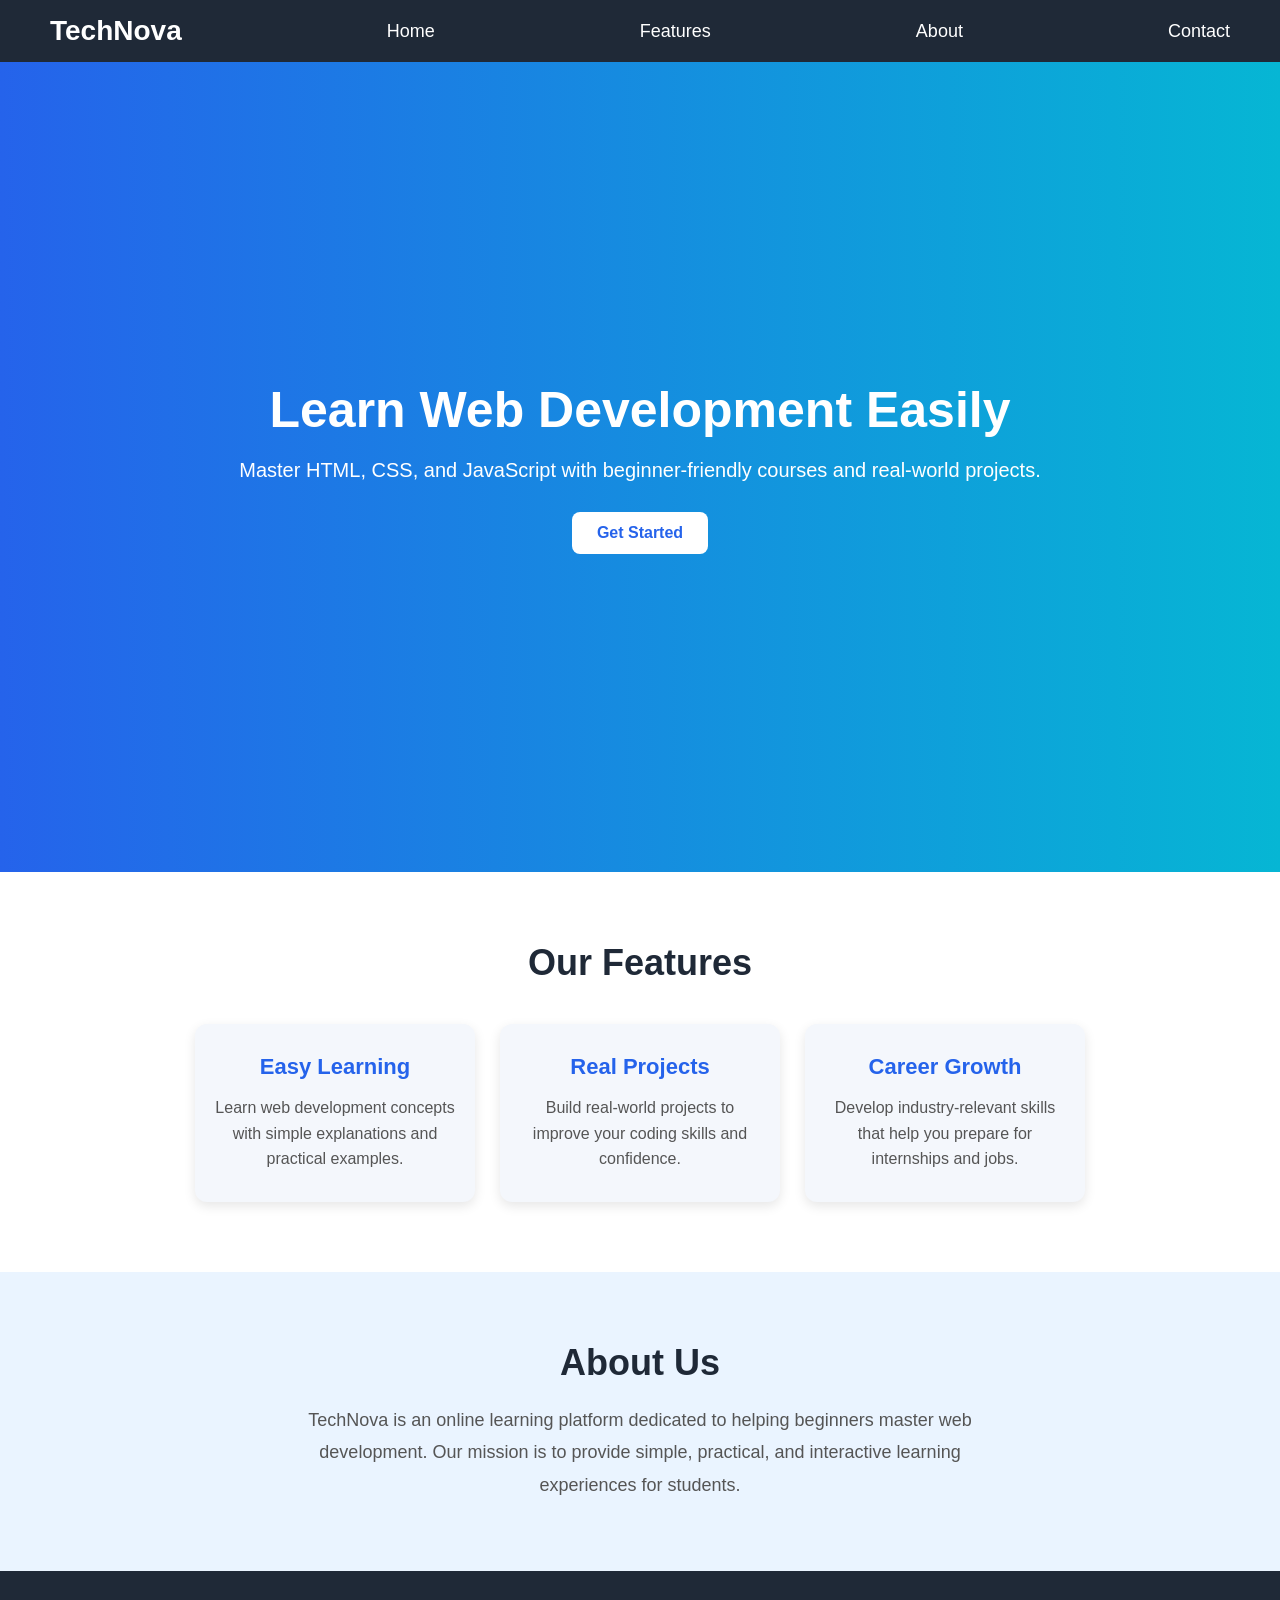
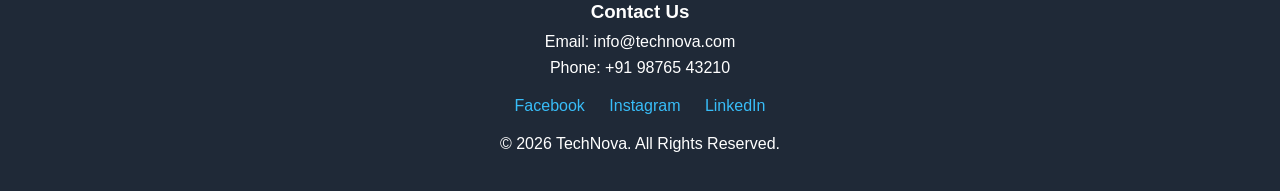
<file: WebDev-L1-LandingPage/index.html>
<!DOCTYPE html>
<html>
<head>
    <title>My Landing Page</title>
    <link rel="stylesheet" href="style.css">
</head>

<body>
 <nav>

        <h2>TechNova</h2>

        <a href="#home">Home</a>
        <a href="#features">Features</a>
        <a href="#about">About</a>
        <a href="#contact">Contact</a>

    </nav>
    <section class="hero" id="home">
    <div class="hero-content">
        <h1>Learn Web Development Easily</h1>
        <p>Master HTML, CSS, and JavaScript with beginner-friendly courses and real-world projects.</p>
        <a href="#features" class="btn">Get Started</a>
    </div>
</section>
<section class="features" id="features">
    <h2>Our Features</h2>

    <div class="feature-container">

        <div class="feature-card">
            <h3>Easy Learning</h3>
            <p>Learn web development concepts with simple explanations and practical examples.</p>
        </div>

        <div class="feature-card">
            <h3>Real Projects</h3>
            <p>Build real-world projects to improve your coding skills and confidence.</p>
        </div>

        <div class="feature-card">
            <h3>Career Growth</h3>
            <p>Develop industry-relevant skills that help you prepare for internships and jobs.</p>
        </div>

    </div>
</section>
<section class="about" id="about">
    <h2>About Us</h2>
    <p>
        TechNova is an online learning platform dedicated to helping beginners
        master web development. Our mission is to provide simple, practical,
        and interactive learning experiences for students.
    </p>
</section>
<footer id="contact">
    <h3>Contact Us</h3>
    <p>Email: info@technova.com</p>
    <p>Phone: +91 98765 43210</p>

    <div class="social-links">
        <a href="#">Facebook</a>
        <a href="#">Instagram</a>
        <a href="#">LinkedIn</a>
    </div>

    <p>&copy; 2026 TechNova. All Rights Reserved.</p>
</footer>
</body>
</html>
</file>
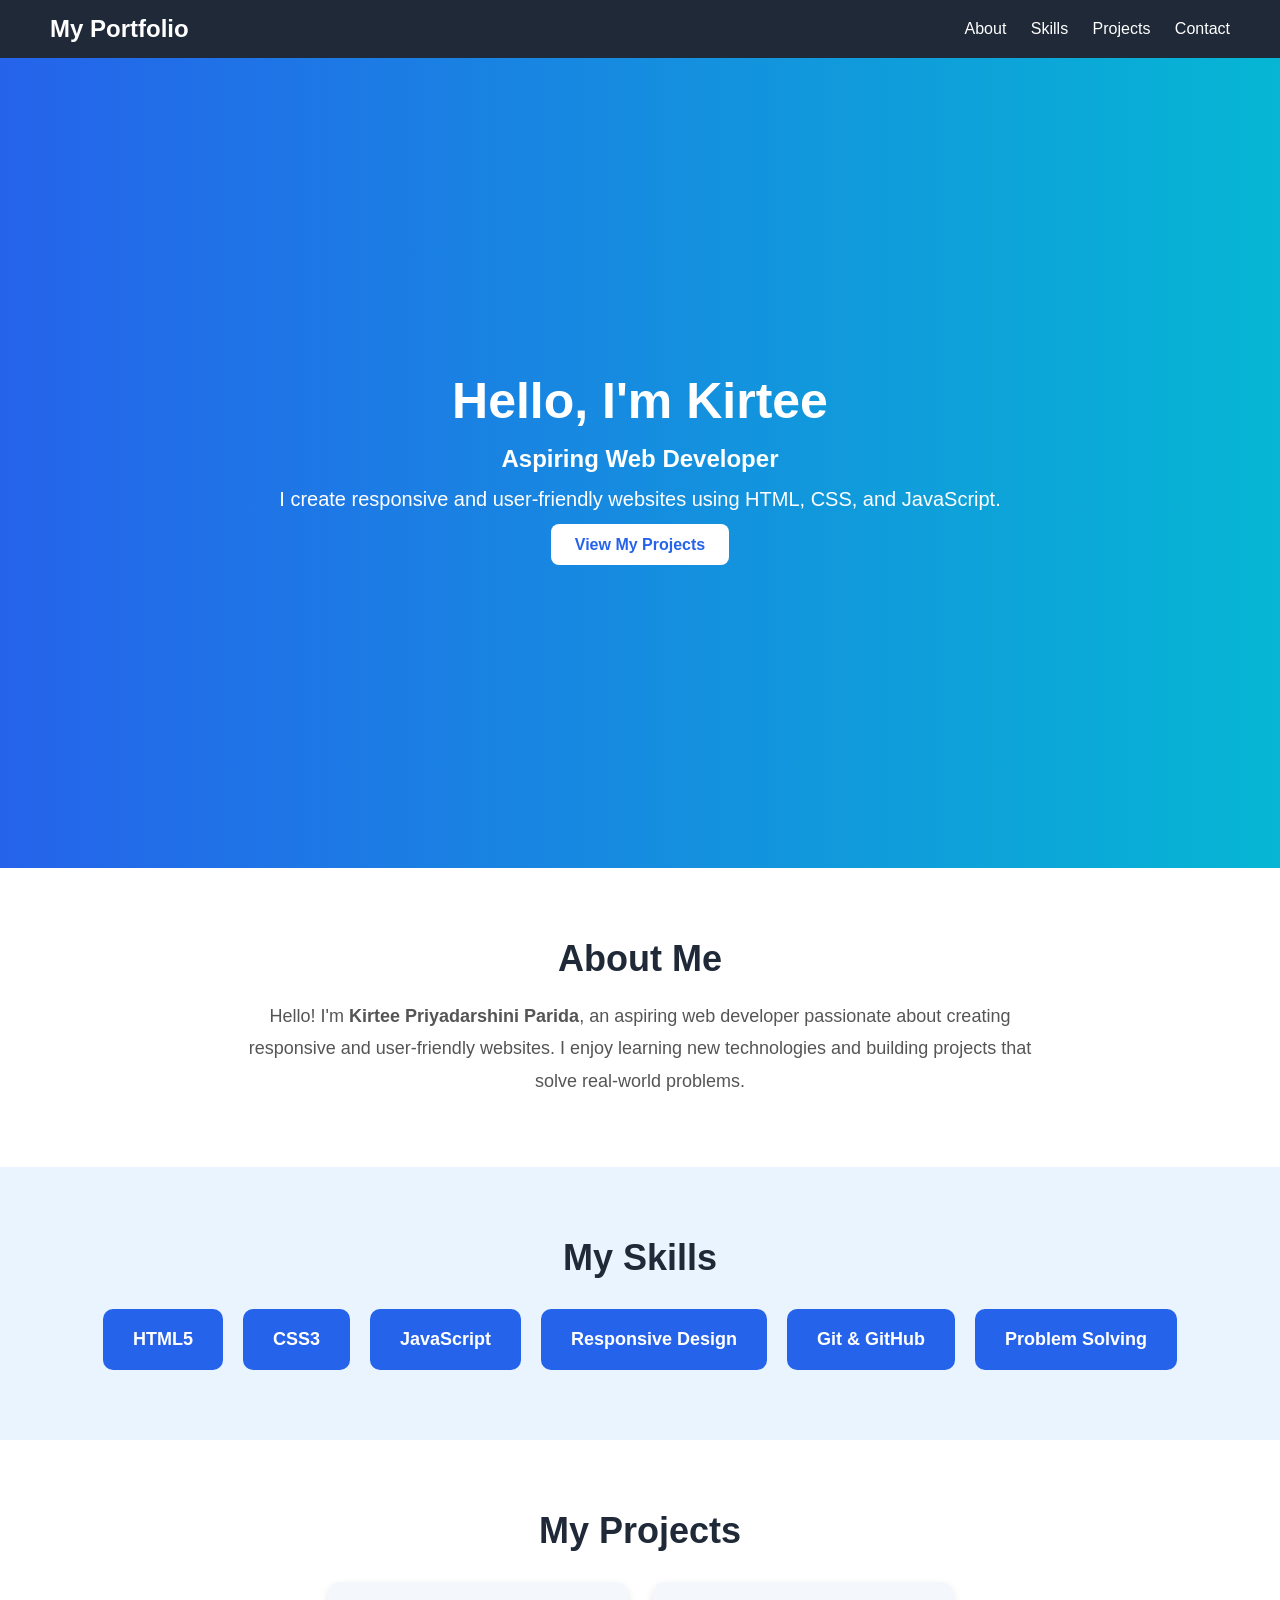
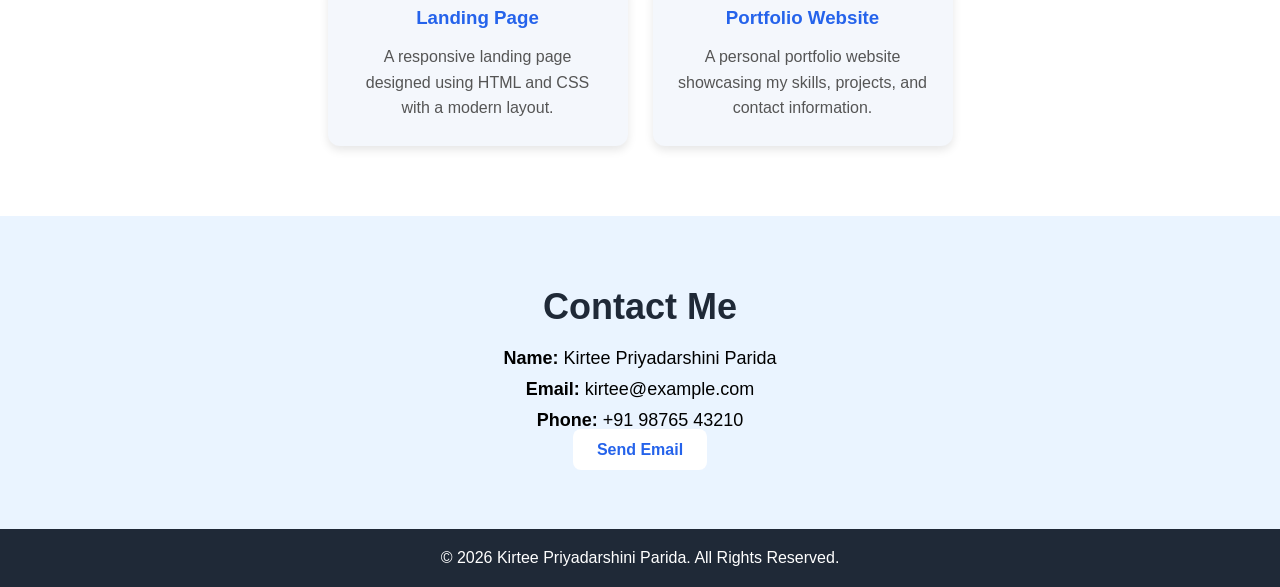
<file: WebDev-L2-Portfolio/index.html>
<!DOCTYPE html>
<html lang="en">
<head>
    <meta charset="UTF-8">
    <meta name="viewport" content="width=device-width, initial-scale=1.0">
    <title>My Portfolio</title>
    <link rel="stylesheet" href="style.css">
</head>
<body>
    <nav>
    <h2>My Portfolio</h2>
    <div>
        <a href="#about">About</a>
        <a href="#skills">Skills</a>
        <a href="#projects">Projects</a>
        <a href="#contact">Contact</a>
    </div>
</nav>

<section class="hero">
    <div class="hero-content">
        <h1>Hello, I'm Kirtee</h1>
        <h2>Aspiring Web Developer</h2>
        <p>I create responsive and user-friendly websites using HTML, CSS, and JavaScript.</p>
        <a href="#projects" class="btn">View My Projects</a>
    </div>
</section>
<section id="about" class="about">
    <h2>About Me</h2>
    <p>
        Hello! I'm <strong>Kirtee Priyadarshini Parida</strong>, an aspiring web developer passionate about creating responsive and user-friendly websites. I enjoy learning new technologies and building projects that solve real-world problems.
    </p>
</section>
<section id="skills" class="skills">
    <h2>My Skills</h2>

    <div class="skills-container">
        <div class="skill-card">HTML5</div>
        <div class="skill-card">CSS3</div>
        <div class="skill-card">JavaScript</div>
        <div class="skill-card">Responsive Design</div>
        <div class="skill-card">Git & GitHub</div>
        <div class="skill-card">Problem Solving</div>
    </div>
</section>
<section id="projects" class="projects">
    <h2>My Projects</h2>

    <div class="project-container">

        <div class="project-card">
            <h3>Landing Page</h3>
            <p>A responsive landing page designed using HTML and CSS with a modern layout.</p>
        </div>

        <div class="project-card">
            <h3>Portfolio Website</h3>
            <p>A personal portfolio website showcasing my skills, projects, and contact information.</p>
        </div>

    </div>
</section>
<section id="contact" class="contact">
    <h2>Contact Me</h2>

    <p><strong>Name:</strong> Kirtee Priyadarshini Parida</p>
    <p><strong>Email:</strong> kirtee@example.com</p>
    <p><strong>Phone:</strong> +91 98765 43210</p>

    <a href="mailto:kirtee@example.com" class="btn">Send Email</a>
</section>
<footer>
    <p>&copy; 2026 Kirtee Priyadarshini Parida. All Rights Reserved.</p>
</footer>

</body>
</html>
</file>
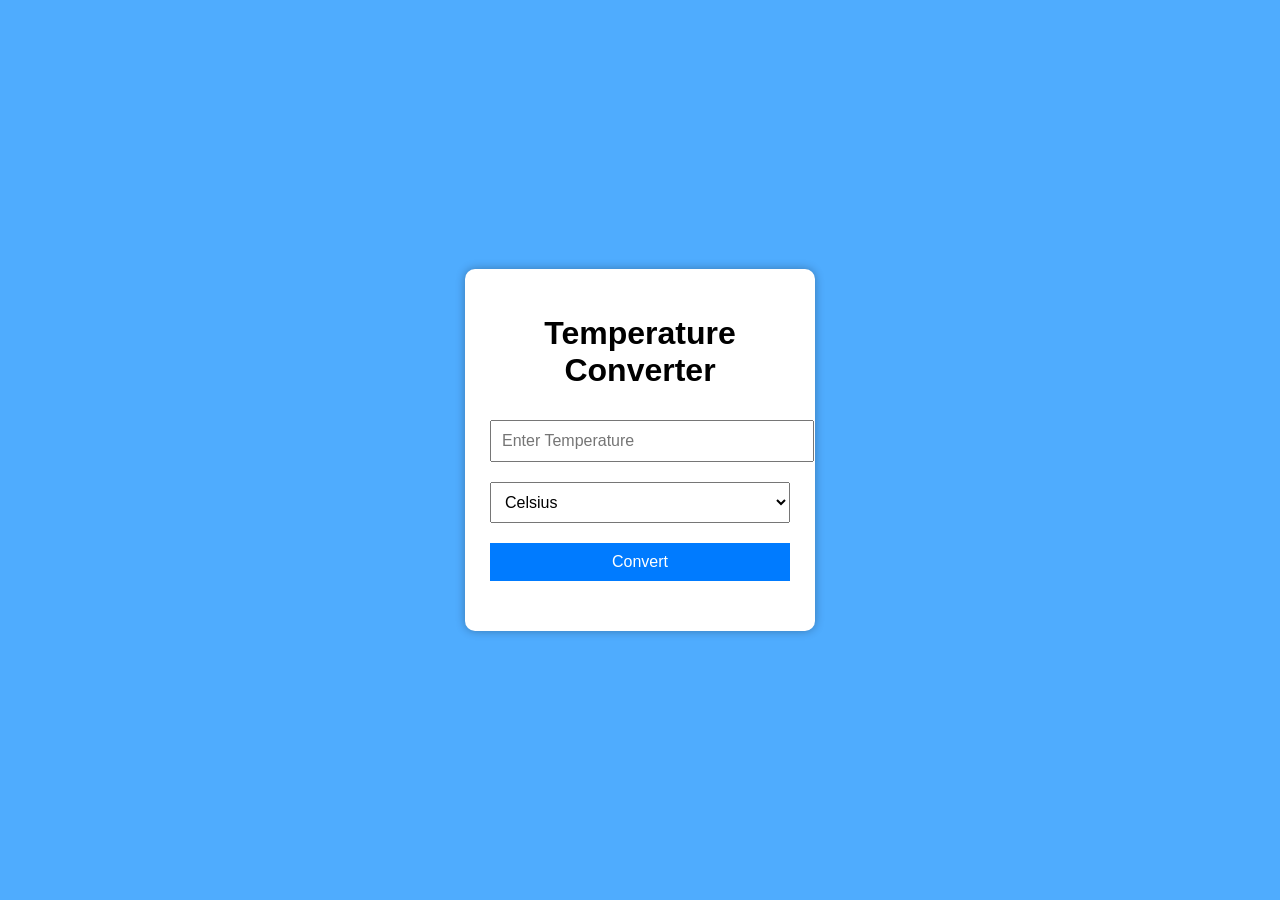
<file: WebDev-L3-Temperatureconverter/index.html>
<!DOCTYPE html>
<html lang="en">
<head>
    <meta charset="UTF-8">
    <meta name="viewport" content="width=device-width, initial-scale=1.0">
    <title>Personal Portfolio</title>
    <link rel="stylesheet" href="style1.css">
</head>
<body>
    <div class="container">
<h1>Temperature Converter</h1>

<input type="number" id="temperature" placeholder="Enter Temperature">

<select id="unit">
<option value="celsius">Celsius</option>
<option value="fahrenheit">Fahrenheit</option>
<option value="kelvin">Kelvin</option>
</select>

<button onclick="convertTemperature()">Convert</button>

<div id="result"></div>

</div>
    <script src="script.js"></script>


</body>
</html>
</file>
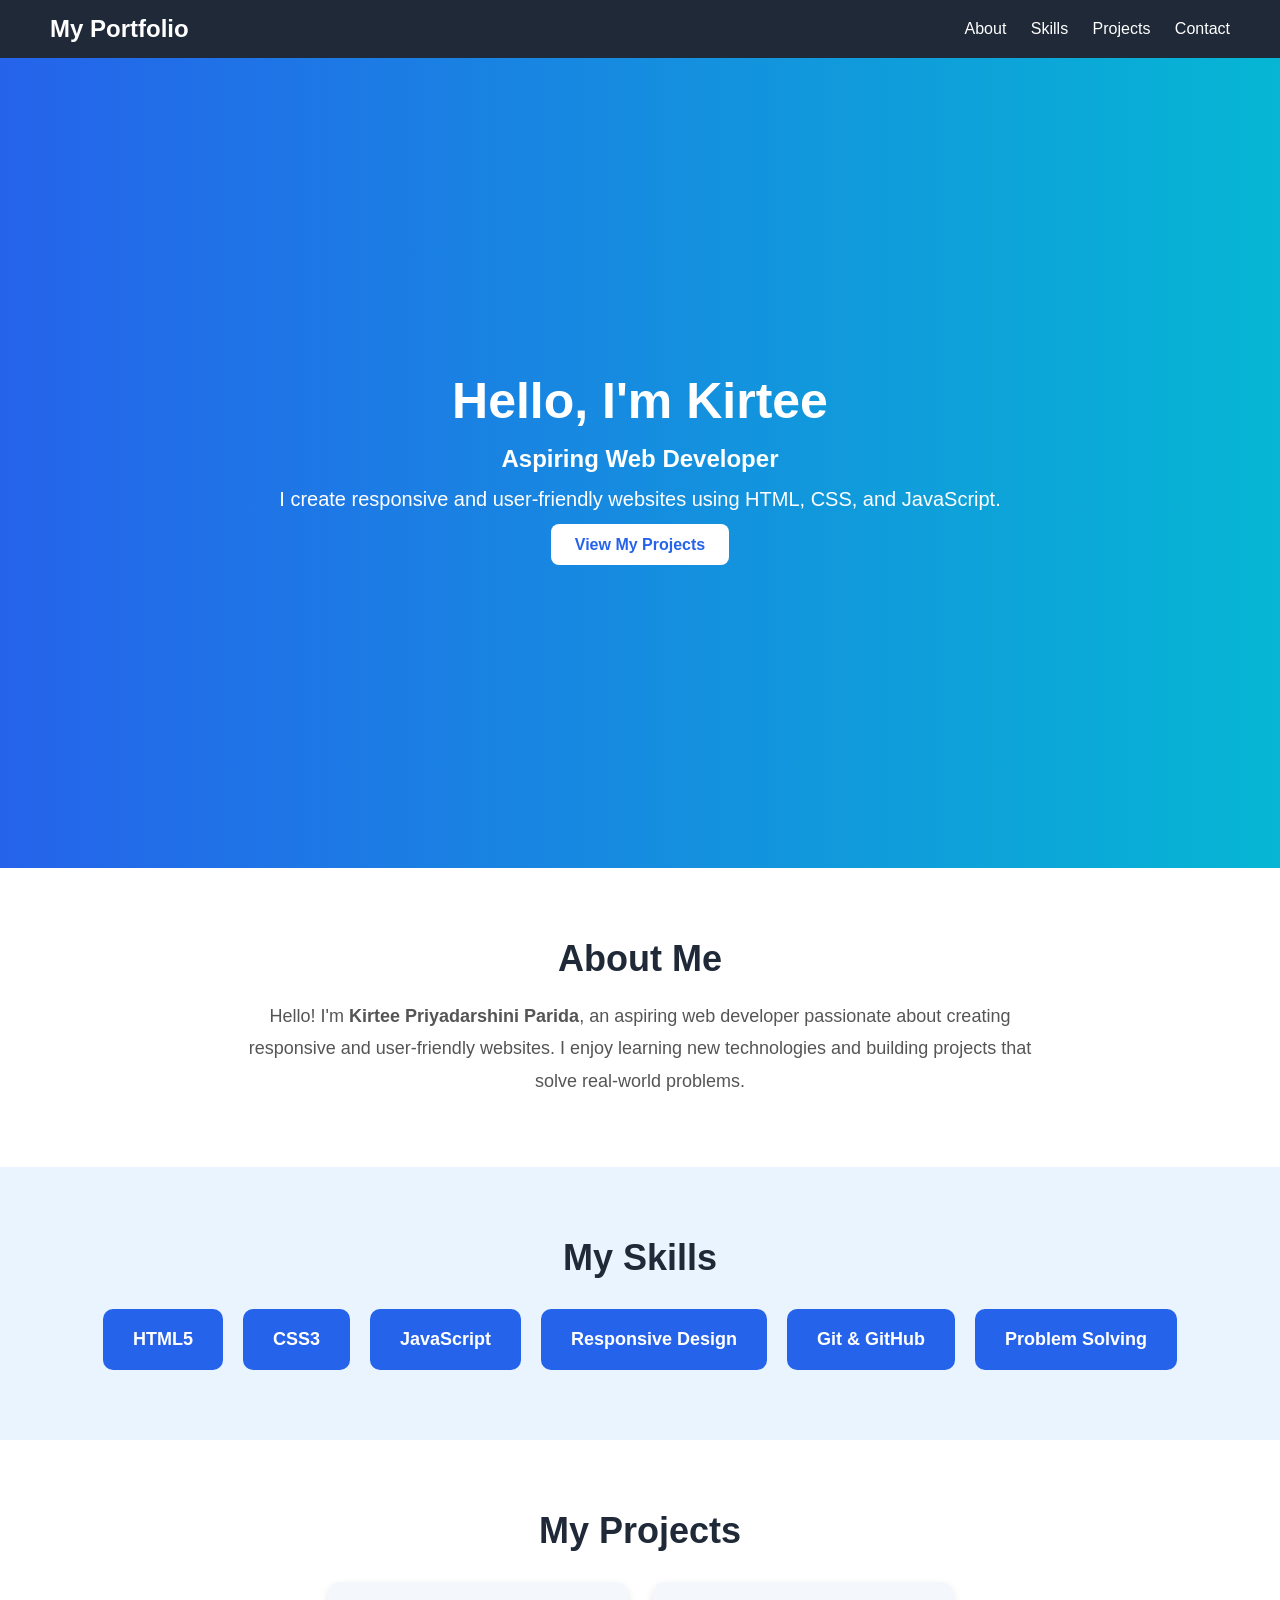
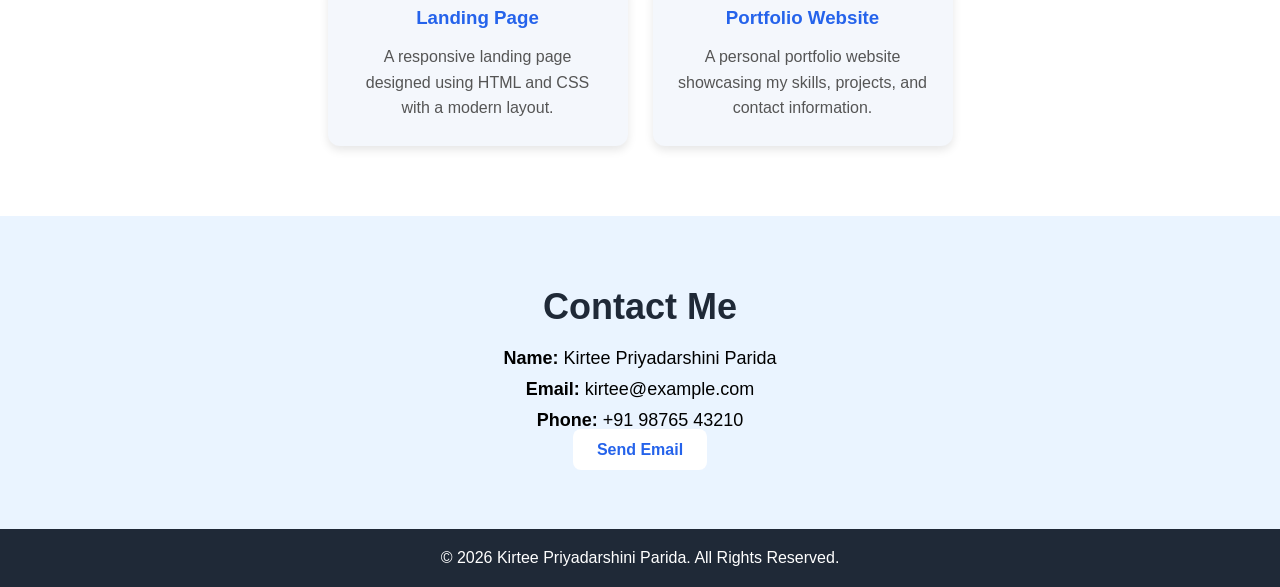
<file: WebDev-L2-Portfolio/index1.html>
<!DOCTYPE html>
<html lang="en">
<head>
    <meta charset="UTF-8">
    <meta name="viewport" content="width=device-width, initial-scale=1.0">
    <title>My Portfolio</title>
    <link rel="stylesheet" href="style.css">
</head>
<body>
    <nav>
    <h2>My Portfolio</h2>
    <div>
        <a href="#about">About</a>
        <a href="#skills">Skills</a>
        <a href="#projects">Projects</a>
        <a href="#contact">Contact</a>
    </div>
</nav>

<section class="hero">
    <div class="hero-content">
        <h1>Hello, I'm Kirtee</h1>
        <h2>Aspiring Web Developer</h2>
        <p>I create responsive and user-friendly websites using HTML, CSS, and JavaScript.</p>
        <a href="#projects" class="btn">View My Projects</a>
    </div>
</section>
<section id="about" class="about">
    <h2>About Me</h2>
    <p>
        Hello! I'm <strong>Kirtee Priyadarshini Parida</strong>, an aspiring web developer passionate about creating responsive and user-friendly websites. I enjoy learning new technologies and building projects that solve real-world problems.
    </p>
</section>
<section id="skills" class="skills">
    <h2>My Skills</h2>

    <div class="skills-container">
        <div class="skill-card">HTML5</div>
        <div class="skill-card">CSS3</div>
        <div class="skill-card">JavaScript</div>
        <div class="skill-card">Responsive Design</div>
        <div class="skill-card">Git & GitHub</div>
        <div class="skill-card">Problem Solving</div>
    </div>
</section>
<section id="projects" class="projects">
    <h2>My Projects</h2>

    <div class="project-container">

        <div class="project-card">
            <h3>Landing Page</h3>
            <p>A responsive landing page designed using HTML and CSS with a modern layout.</p>
        </div>

        <div class="project-card">
            <h3>Portfolio Website</h3>
            <p>A personal portfolio website showcasing my skills, projects, and contact information.</p>
        </div>

    </div>
</section>
<section id="contact" class="contact">
    <h2>Contact Me</h2>

    <p><strong>Name:</strong> Kirtee Priyadarshini Parida</p>
    <p><strong>Email:</strong> kirtee@example.com</p>
    <p><strong>Phone:</strong> +91 98765 43210</p>

    <a href="mailto:kirtee@example.com" class="btn">Send Email</a>
</section>
<footer>
    <p>&copy; 2026 Kirtee Priyadarshini Parida. All Rights Reserved.</p>
</footer>

</body>
</html>
</file>
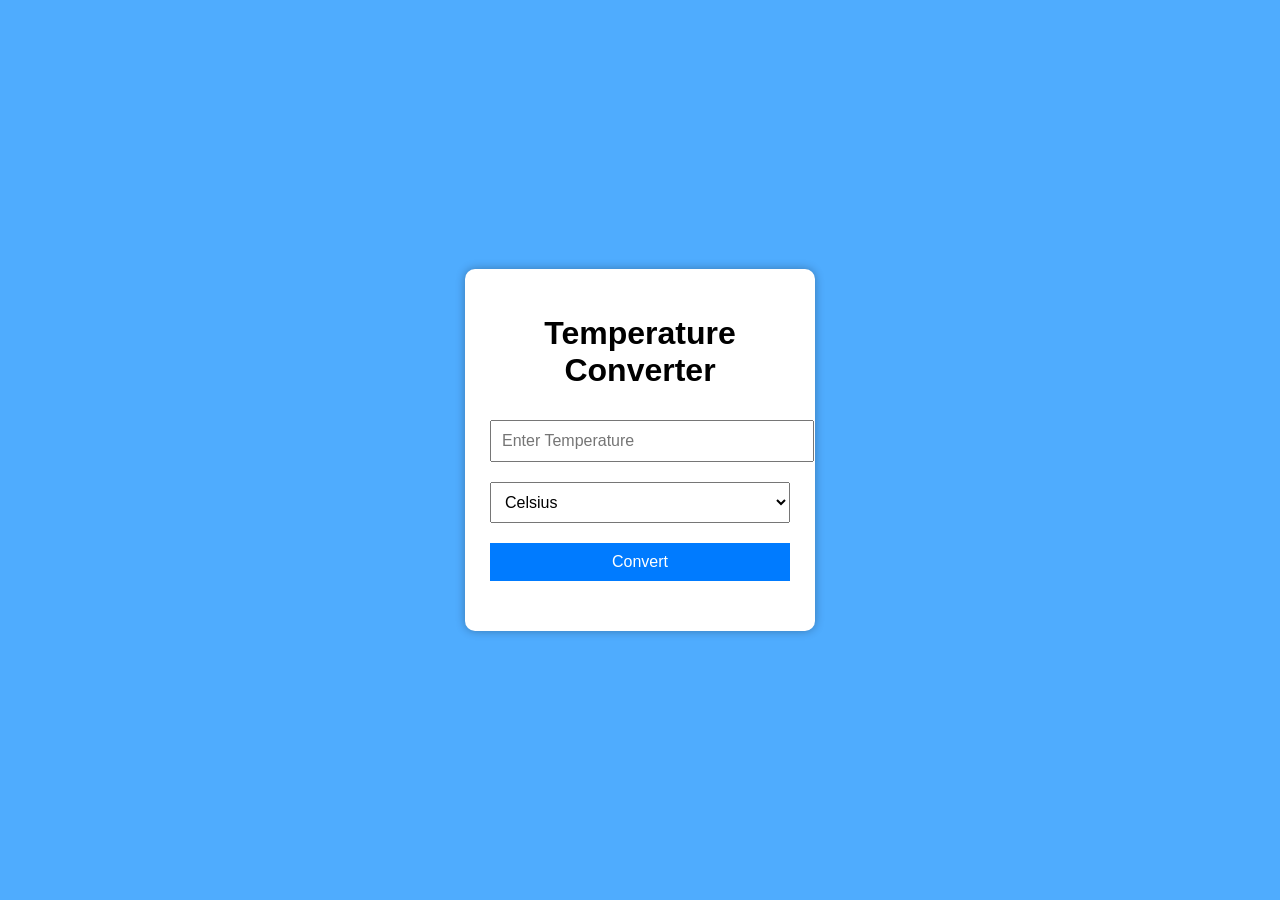
<file: WebDev-L3-Temperatureconverter/index2.html>
<!DOCTYPE html>
<html lang="en">
<head>
    <meta charset="UTF-8">
    <meta name="viewport" content="width=device-width, initial-scale=1.0">
    <title>Personal Portfolio</title>
    <link rel="stylesheet" href="style1.css">
</head>
<body>
    <div class="container">
<h1>Temperature Converter</h1>

<input type="number" id="temperature" placeholder="Enter Temperature">

<select id="unit">
<option value="celsius">Celsius</option>
<option value="fahrenheit">Fahrenheit</option>
<option value="kelvin">Kelvin</option>
</select>

<button onclick="convertTemperature()">Convert</button>

<div id="result"></div>

</div>
    <script src="script.js"></script>


</body>
</html>
</file>
<file: WebDev-L1-LandingPage/style.css>
html {
    scroll-behavior: smooth;
}
/* Remove default spacing */
* {
    margin: 0;
    padding: 0;
    box-sizing: border-box;
}

/* Body */
body {
    font-family: Arial, sans-serif;
    background-color: #f4f7fc;
}

/* Navigation Bar */
nav {
    background-color: #1f2937;
    color: white;
    display: flex;
    justify-content: space-between;
    align-items: center;
    padding: 15px 50px;
    position: sticky;
    top: 0;
    z-index: 1000;

}

/* Logo */
nav h2 {
    font-size: 28px;
}

/* Navigation Links */
nav a {
    color: white;
    text-decoration: none;
    margin-left: 20px;
    font-size: 18px;
}

nav a:hover {
    color: #38bdf8;
}
/* Hero Section */
.hero {
    height: 90vh;
    background: linear-gradient(to right, #2563eb, #06b6d4);
    color: white;
    display: flex;
    justify-content: center;
    align-items: center;
    text-align: center;
    padding: 20px;
}

.hero-content h1 {
    font-size: 50px;
    margin-bottom: 20px;
}

.hero-content p {
    font-size: 20px;
    margin-bottom: 30px;
}

.btn {
    display: inline-block;
    background: white;
    color: #2563eb;
    padding: 12px 25px;
    text-decoration: none;
    border-radius: 8px;
    font-weight: bold;
}

.btn:hover {
    background: #e5e7eb;
}
/* Features Section */
.features {
    padding: 70px 40px;
    text-align: center;
    background-color: white;
}

.features h2 {
    font-size: 36px;
    margin-bottom: 40px;
    color: #1f2937;
}

.feature-container {
    display: flex;
    justify-content: center;
    gap: 25px;
    flex-wrap: wrap;
}

.feature-card {
    background-color: #f4f7fc;
    width: 280px;
    padding: 30px 20px;
    border-radius: 12px;
    box-shadow: 0 4px 12px rgba(0, 0, 0, 0.1);
    transition: 0.3s;
}

.feature-card h3 {
    color: #2563eb;
    margin-bottom: 15px;
    font-size: 22px;
}

.feature-card p {
    color: #555;
    line-height: 1.6;
}
/* About Section */
.about {
    padding: 70px 40px;
    background-color: #eaf4ff;
    text-align: center;
}

.about h2 {
    font-size: 36px;
    color: #1f2937;
    margin-bottom: 20px;
}

.about p {
    max-width: 700px;
    margin: auto;
    font-size: 18px;
    line-height: 1.8;
    color: #555;
}
/* Footer */
footer {
    background-color: #1f2937;
    color: white;
    text-align: center;
    padding: 30px 20px;
}

footer h3 {
    margin-bottom: 10px;
}

footer p {
    margin: 8px 0;
}

.social-links {
    margin: 20px 0;
}

.social-links a {
    color: #38bdf8;
    text-decoration: none;
    margin: 0 10px;
}

.social-links a:hover {
    color: white;
}
/* Responsive Design */
@media (max-width: 768px) {

    nav {
        flex-direction: column;
        padding: 15px;
    }

    nav a {
        margin: 10px 0;
        .feature-card:hover {
    transform: translateY(-8px);
        }
    }

    .hero-content h1 {
        font-size: 36px;
    }

    .hero-content p {
        font-size: 18px;
    }

    .feature-container {
        flex-direction: column;
        align-items: center;
    }

    .feature-card {
        width: 90%;
    }
}
</file>
<file: WebDev-L2-Portfolio/style.css>
* {
    margin: 0;
    padding: 0;
    box-sizing: border-box;
}

body {
    font-family: Arial, sans-serif;
    background-color: #f4f7fc;
}

nav {
    background-color: #1f2937;
    color: white;
    display: flex;
    justify-content: space-between;
    align-items: center;
    padding: 15px 50px;
    position: sticky;
    top: 0;
}

nav a {
    color: white;
    text-decoration: none;
    margin-left: 20px;
}

nav a:hover {
    color: #38bdf8;
}

.hero {
    height: 90vh;
    background: linear-gradient(to right, #2563eb, #06b6d4);
    color: white;
    display: flex;
    justify-content: center;
    align-items: center;
    text-align: center;
    padding: 20px;
}

.hero h1 {
    font-size: 50px;
    margin-bottom: 15px;
}

.hero h2 {
    margin-bottom: 15px;
}

.hero p {
    font-size: 20px;
    margin-bottom: 25px;
}

.btn {
    background: white;
    color: #2563eb;
    padding: 12px 24px;
    text-decoration: none;
    border-radius: 8px;
    font-weight: bold;
}

.btn:hover {
    background: #e5e7eb;
}
/* About Section */
.about {
    padding: 70px 40px;
    text-align: center;
    background-color: white;
}

.about h2 {
    font-size: 36px;
    margin-bottom: 20px;
    color: #1f2937;
}

.about p {
    max-width: 800px;
    margin: auto;
    font-size: 18px;
    line-height: 1.8;
    color: #555;
}
/* Skills Section */
.skills {
    padding: 70px 40px;
    background-color: #eaf4ff;
    text-align: center;
}

.skills h2 {
    font-size: 36px;
    margin-bottom: 30px;
    color: #1f2937;
}

.skills-container {
    display: flex;
    justify-content: center;
    flex-wrap: wrap;
    gap: 20px;
}

.skill-card {
    background-color: #2563eb;
    color: white;
    padding: 20px 30px;
    border-radius: 10px;
    font-size: 18px;
    font-weight: bold;
    transition: 0.3s;
}

.skill-card:hover {
    background-color: #1d4ed8;
    transform: scale(1.05);
}
/* Projects Section */
.projects {
    padding: 70px 40px;
    background-color: white;
    text-align: center;
}

.projects h2 {
    font-size: 36px;
    margin-bottom: 30px;
    color: #1f2937;
}

.project-container {
    display: flex;
    justify-content: center;
    gap: 25px;
    flex-wrap: wrap;
}

.project-card {
    width: 300px;
    background-color: #f4f7fc;
    padding: 25px;
    border-radius: 12px;
    box-shadow: 0 4px 10px rgba(0,0,0,0.1);
    transition: 0.3s;
}

.project-card:hover {
    transform: translateY(-8px);
}

.project-card h3 {
    color: #2563eb;
    margin-bottom: 15px;
}

.project-card p {
    color: #555;
    line-height: 1.6;
}
/* Contact Section */
.contact {
    padding: 70px 40px;
    text-align: center;
    background-color: #eaf4ff;
}

.contact h2 {
    font-size: 36px;
    margin-bottom: 20px;
    color: #1f2937;
}

.contact p {
    font-size: 18px;
    margin: 10px 0;
}

/* Footer */
footer {
    background-color: #1f2937;
    color: white;
    text-align: center;
    padding: 20px;
}

@media (max-width: 768px) {

    nav {
        flex-direction: column;
        padding: 15px;
    }

    nav div {
        margin-top: 10px;
    }

    nav a {
        display: block;
        margin: 10px 0;
    }

    .hero h1 {
        font-size: 36px;
    }

    .skills-container,
    .project-container {
        flex-direction: column;
        align-items: center;
    }

    .skill-card,
    .project-card {
        width: 90%;
    }
}
</file>
<file: WebDev-L3-Temperatureconverter/style1.css>
body{
    margin:0;
    font-family:Arial, sans-serif;
    background:#4facfe;
    display:flex;
    justify-content:center;
    align-items:center;
    height:100vh;
}

.container{
    background:white;
    padding:25px;
    border-radius:10px;
    box-shadow:0 0 10px rgba(0,0,0,0.3);
    text-align:center;
    width:300px;
}

input,select,button{
    width:100%;
    padding:10px;
    margin:10px 0;
    font-size:16px;
}

button{
    background:#007BFF;
    color:white;
    border:none;
    cursor:pointer;
}

button:hover{
    background:#0056b3;
}

#error{
    color:red;
}

#result{
    margin-top:15px;
    font-weight:bold;
}
</file>
